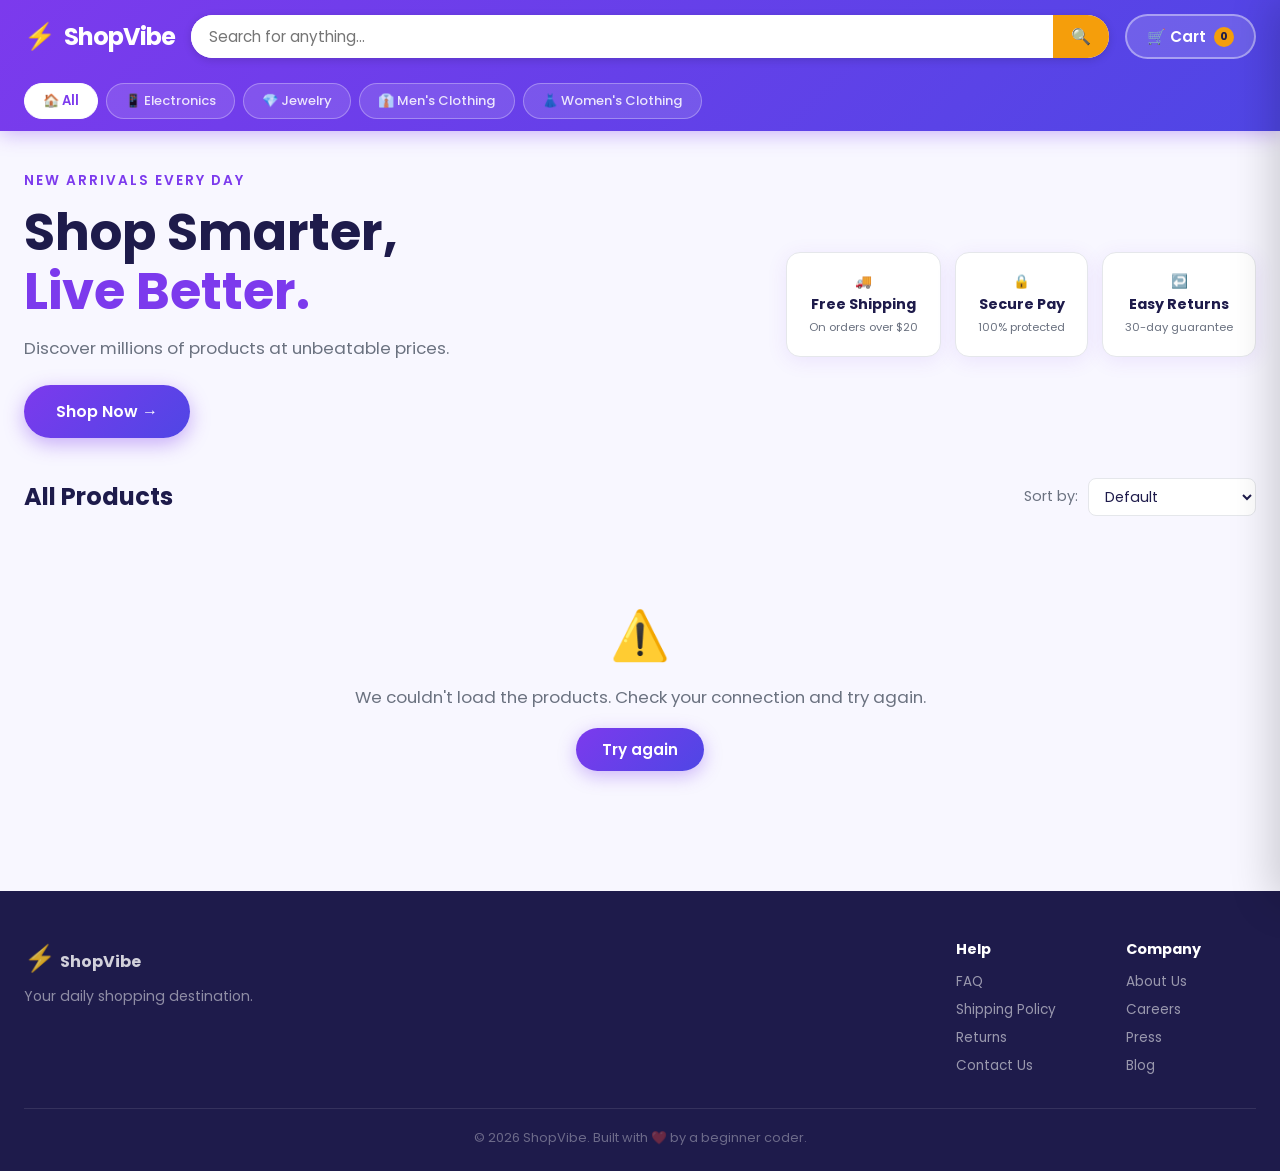
<file: Ecommerce_Catalog/index.html>
<!DOCTYPE html>
<html lang="en">
<head>
  <meta charset="UTF-8" />
  <meta name="viewport" content="width=device-width, initial-scale=1.0" />
  <title>ShopVibe – Find Everything</title>

  <link rel="stylesheet" href="style.css" />
  <link rel="preconnect" href="https://fonts.googleapis.com" />
  <link href="https://fonts.googleapis.com/css2?family=Poppins:wght@300;400;500;600;700&display=swap" rel="stylesheet" />
</head>
<body>

  <nav class="navbar">
    <div class="navbar-content">
      <div class="logo">
        <span class="logo-icon">⚡</span>
        <span class="logo-text">ShopVibe</span>
      </div>

      <div class="search-bar">
        <input type="text" id="searchInput" placeholder="Search for anything…" />
        <button class="search-button" onclick="handleSearch()">🔍</button>
      </div>

      <div class="nav-actions">
        <button class="cart-button" onclick="toggleCart()">
          🛒 Cart
          <span class="cart-badge" id="cartBadge">0</span>
        </button>
      </div>
    </div>

    <div class="category-bar">
      <button class="category-button active" data-category="all" onclick="filterCategory(this)">🏠 All</button>
      <button class="category-button" data-category="electronics" onclick="filterCategory(this)">📱 Electronics</button>
      <button class="category-button" data-category="jewelery" onclick="filterCategory(this)">💎 Jewelry</button>
      <button class="category-button" data-category="men's clothing" onclick="filterCategory(this)">👔 Men's Clothing</button>
      <button class="category-button" data-category="women's clothing" onclick="filterCategory(this)">👗 Women's Clothing</button>
    </div>
  </nav>

  <section class="hero">
    <div class="hero-content">
      <p class="hero-tagline">New arrivals every day</p>
      <h1 class="hero-title">Shop Smarter,<br /><span>Live Better.</span></h1>
      <p class="hero-description">Discover millions of products at unbeatable prices.</p>
      <button class="hero-button" onclick="scrollToProducts()">Shop Now →</button>
    </div>

    <div class="hero-features">
      <div class="hero-feature">🚚<br /><b>Free Shipping</b><br /><small>On orders over $20</small></div>
      <div class="hero-feature">🔒<br /><b>Secure Pay</b><br /><small>100% protected</small></div>
      <div class="hero-feature">↩️<br /><b>Easy Returns</b><br /><small>30-day guarantee</small></div>
    </div>
  </section>

  <section id="products" class="products-section">
    <div class="section-header">
      <h2 id="sectionTitle">All Products</h2>

      <div class="sort-bar">
        <label for="sortSelect">Sort by:</label>
        <select id="sortSelect" onchange="sortProducts()">
          <option value="default">Default</option>
          <option value="price-asc">Price: Low → High</option>
          <option value="price-desc">Price: High → Low</option>
          <option value="rating">Top Rated</option>
        </select>
      </div>
    </div>

    <div id="loadingSpinner" class="loading">
      <div class="spinner"></div>
      <p>Loading products…</p>
    </div>

    <div class="product-grid" id="productGrid"></div>
  </section>

  <div class="cart-overlay" id="cartOverlay" onclick="toggleCart()"></div>

  <aside class="cart-drawer" id="cartDrawer">
    <div class="cart-header">
      <h3>🛒 Your Cart</h3>
      <button class="close-button" onclick="toggleCart()">✕</button>
    </div>

    <div class="cart-items" id="cartItemsList">
      <div class="empty-cart">
        <span>🛍️</span>
        <p>Your cart is empty</p>
      </div>
    </div>

    <div class="cart-footer">
      <div class="cart-totals">
        <div class="total-row"><span>Subtotal</span><span id="subtotalAmount">$0.00</span></div>
        <div class="total-row"><span>Tax (8%)</span><span id="taxAmount">$0.00</span></div>
        <div class="total-row"><span>Shipping</span><span id="shippingAmount">$0.00</span></div>
        <div class="total-row grand-total"><span>Total</span><span id="totalAmount">$0.00</span></div>
      </div>
      <button class="checkout-button" onclick="openCheckout()">Proceed to Checkout →</button>
    </div>
  </aside>

  <div class="modal-overlay" id="checkoutModal">
    <div class="modal">
      <button class="close-button modal-close" onclick="closeCheckout()">✕</button>
      <div class="modal-icon">🎉</div>
      <h2>Order Confirmed!</h2>
      <p>Thank you for your purchase. Your order has been placed successfully.</p>
      <div class="order-summary" id="orderSummary"></div>
      <button class="checkout-button" onclick="continueShopping()">Continue Shopping</button>
    </div>
  </div>

  <footer class="footer">
    <div class="footer-inner">
      <div class="footer-brand">
        <span class="logo-icon">⚡</span> <b>ShopVibe</b>
        <p>Your daily shopping destination.</p>
      </div>

      <div class="footer-links">
        <h4>Help</h4>
        <a href="#">FAQ</a>
        <a href="#">Shipping Policy</a>
        <a href="#">Returns</a>
        <a href="#">Contact Us</a>
      </div>

      <div class="footer-links">
        <h4>Company</h4>
        <a href="#">About Us</a>
        <a href="#">Careers</a>
        <a href="#">Press</a>
        <a href="#">Blog</a>
      </div>
    </div>

    <p class="footer-copyright">© 2026 ShopVibe. Built with ❤️ by a beginner coder.</p>
  </footer>

  <script src="app.js"></script>
</body>
</html>
</file>
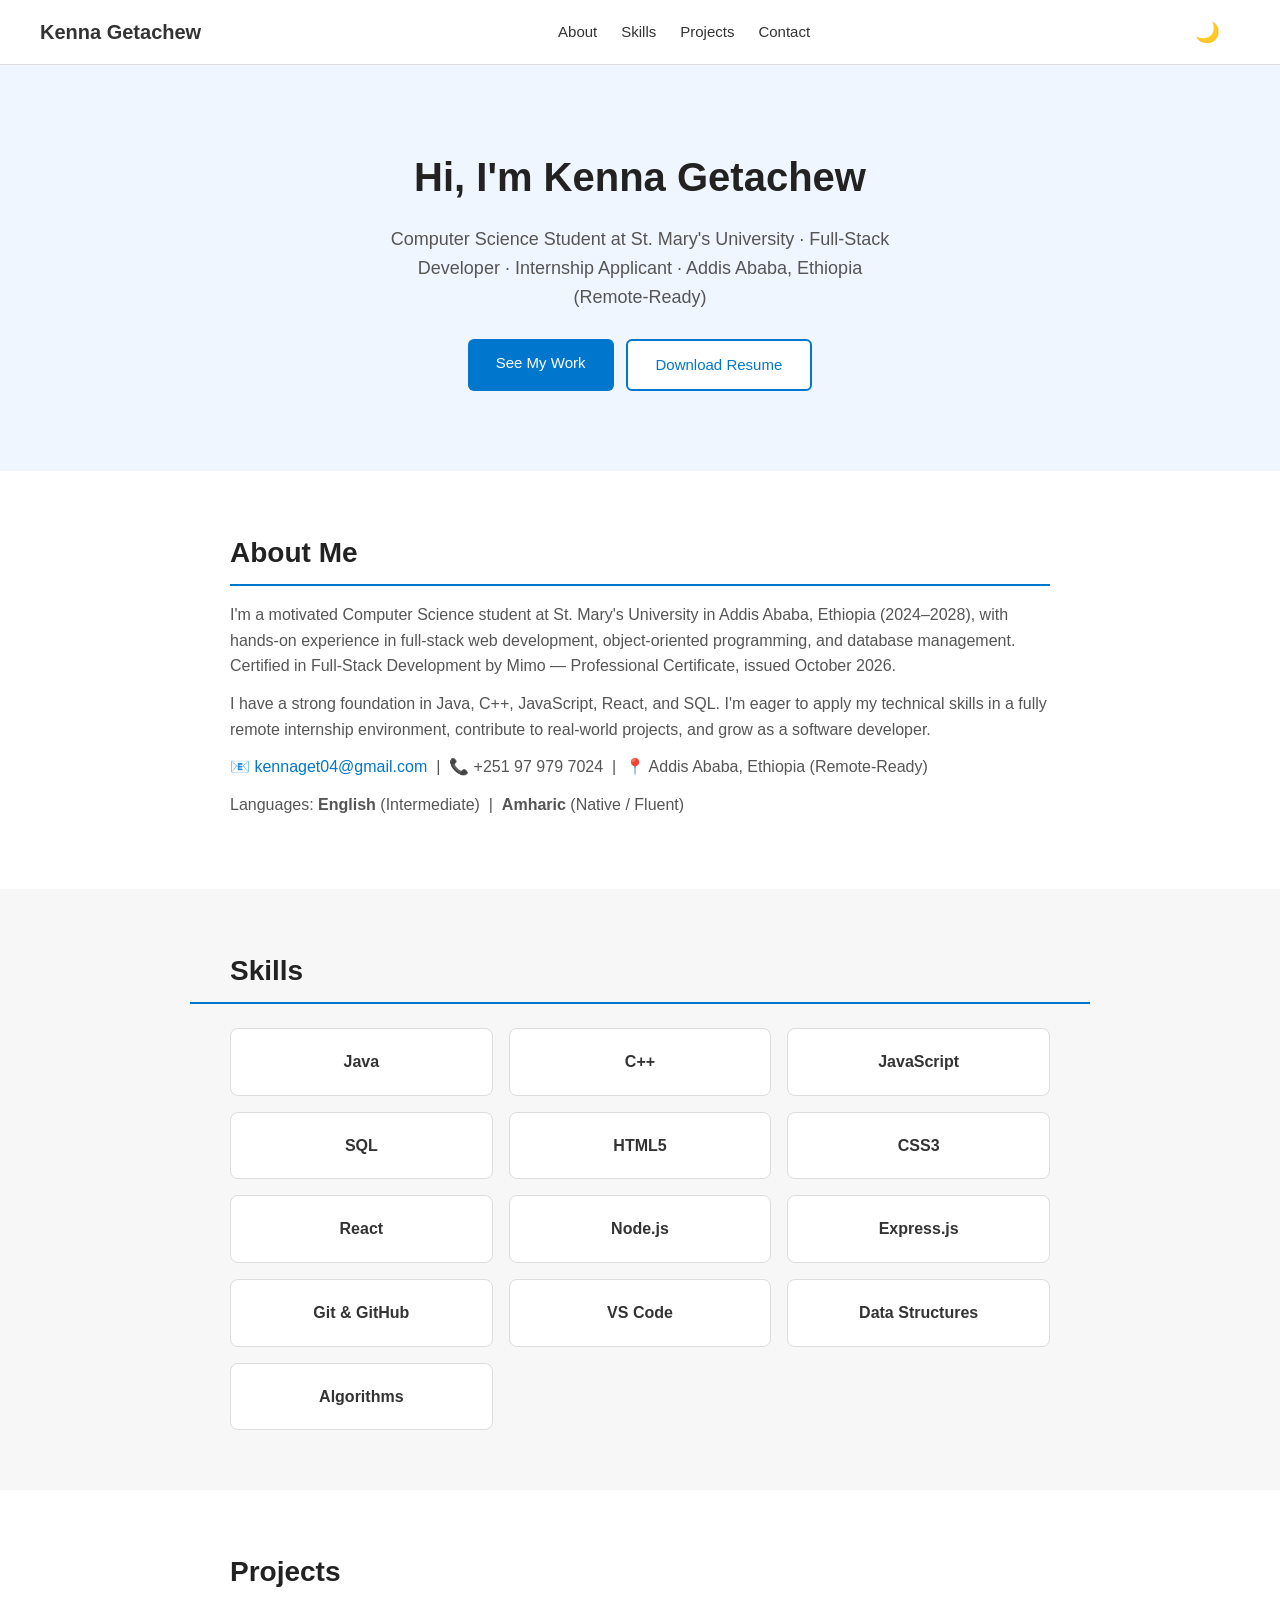
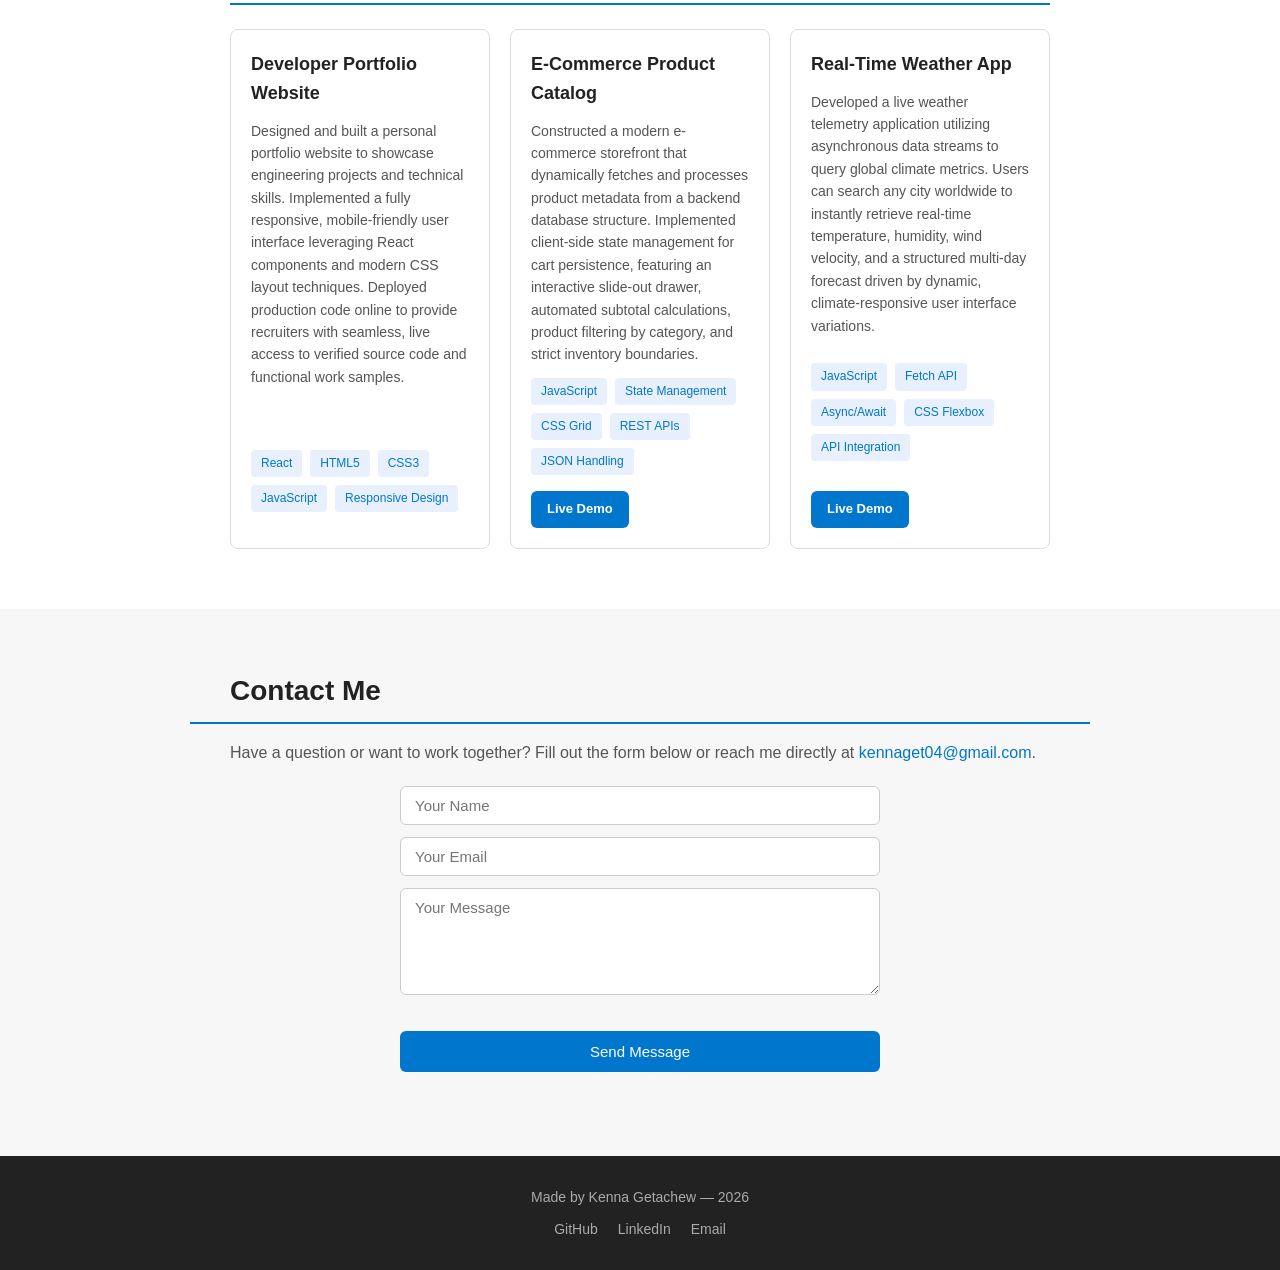
<file: portfolio/index.html>
<!DOCTYPE html>
<html lang="en">
<head>
  <meta charset="UTF-8" />
  <meta name="viewport" content="width=device-width, initial-scale=1.0" />
  <title>Kenna Getachew | Developer Portfolio</title>
  <link rel="stylesheet" href="style.css?v=2" />
</head>
<body>

  <nav class="navbar">
    <div class="nav-logo">Kenna Getachew</div>

    <ul class="nav-links" id="navLinks">
      <li><a href="#about">About</a></li>
      <li><a href="#skills">Skills</a></li>
      <li><a href="#projects">Projects</a></li>
      <li><a href="#contact">Contact</a></li>
    </ul>

    <button class="theme-toggle" id="themeToggle" aria-label="Toggle dark mode">🌙</button>
    <button class="hamburger" id="hamburger" aria-label="Toggle menu">☰</button>
  </nav>

  <section class="hero">
    <h1>Hi, I'm Kenna Getachew</h1>
    <p>Computer Science Student at St. Mary's University · Full-Stack Developer · Internship Applicant · Addis Ababa, Ethiopia (Remote-Ready)</p>
    <div class="hero-buttons">
      <a href="#projects" class="button">See My Work</a>
      <a href="resume.pdf" class="button button-outline" download>Download Resume</a>
    </div>
  </section>

  <section id="about" class="section">
    <h2>About Me</h2>
    <p>
      I'm a motivated Computer Science student at St. Mary's University in Addis Ababa, Ethiopia (2024–2028),
      with hands-on experience in full-stack web development, object-oriented programming, and database management.
      Certified in Full-Stack Development by Mimo — Professional Certificate, issued October 2026.
    </p>
    <p>
      I have a strong foundation in Java, C++, JavaScript, React, and SQL. I'm eager to apply my technical skills
      in a fully remote internship environment, contribute to real-world projects, and grow as a software developer.
    </p>
    <p>
      📧 <a href="mailto:kennaget04@gmail.com">kennaget04@gmail.com</a>
      &nbsp;|&nbsp;
      📞 +251 97 979 7024
      &nbsp;|&nbsp;
      📍 Addis Ababa, Ethiopia (Remote-Ready)
    </p>
    <p>Languages: <strong>English</strong> (Intermediate) &nbsp;|&nbsp; <strong>Amharic</strong> (Native / Fluent)</p>
  </section>

  <section id="skills" class="section section-gray">
    <h2>Skills</h2>
    <div class="skills-grid">
      <div class="skill-card"><p>Java</p></div>
      <div class="skill-card"><p>C++</p></div>
      <div class="skill-card"><p>JavaScript</p></div>
      <div class="skill-card"><p>SQL</p></div>
      <div class="skill-card"><p>HTML5</p></div>
      <div class="skill-card"><p>CSS3</p></div>
      <div class="skill-card"><p>React</p></div>
      <div class="skill-card"><p>Node.js</p></div>
      <div class="skill-card"><p>Express.js</p></div>
      <div class="skill-card"><p>Git &amp; GitHub</p></div>
      <div class="skill-card"><p>VS Code</p></div>
      <div class="skill-card"><p>Data Structures</p></div>
      <div class="skill-card"><p>Algorithms</p></div>
    </div>
  </section>

  <section id="projects" class="section">
    <h2>Projects</h2>
    <div class="projects-grid">

      <div class="project-card">
        <h3>Developer Portfolio Website</h3>
        <p>Designed and built a personal portfolio website to showcase engineering projects and technical skills. Implemented a fully responsive, mobile-friendly user interface leveraging React components and modern CSS layout techniques. Deployed production code online to provide recruiters with seamless, live access to verified source code and functional work samples.</p>
        <div class="project-tags">
          <span>React</span>
          <span>HTML5</span>
          <span>CSS3</span>
          <span>JavaScript</span>
          <span>Responsive Design</span>
        </div>
      </div>

      <div class="project-card">
        <h3>E-Commerce Product Catalog</h3>
        <p>Constructed a modern e-commerce storefront that dynamically fetches and processes product metadata from a backend database structure. Implemented client-side state management for cart persistence, featuring an interactive slide-out drawer, automated subtotal calculations, product filtering by category, and strict inventory boundaries.</p>
        <div class="project-tags">
          <span>JavaScript</span>
          <span>State Management</span>
          <span>CSS Grid</span>
          <span>REST APIs</span>
          <span>JSON Handling</span>
        </div>
        <div class="project-links">
          <a href="https://ecommercecatalog-puce.vercel.app" target="_blank" rel="noopener noreferrer">Live Demo</a>
        </div>
      </div>

      <div class="project-card">
        <h3>Real-Time Weather App</h3>
        <p>Developed a live weather telemetry application utilizing asynchronous data streams to query global climate metrics. Users can search any city worldwide to instantly retrieve real-time temperature, humidity, wind velocity, and a structured multi-day forecast driven by dynamic, climate-responsive user interface variations.</p>
        <div class="project-tags">
          <span>JavaScript</span>
          <span>Fetch API</span>
          <span>Async/Await</span>
          <span>CSS Flexbox</span>
          <span>API Integration</span>
        </div>
        <div class="project-links">
          <a href="https://weather-forecast-eight-umber.vercel.app" target="_blank" rel="noopener noreferrer">Live Demo</a>
        </div>
      </div>

    </div>
  </section>

  <section id="contact" class="section section-gray">
    <h2>Contact Me</h2>
    <p>Have a question or want to work together? Fill out the form below or reach me directly at <a href="mailto:kennaget04@gmail.com">kennaget04@gmail.com</a>.</p>

    <form id="contactForm" class="contact-form">
      <input type="text" id="nameInput" placeholder="Your Name" required />
      <input type="email" id="emailInput" placeholder="Your Email" required />
      <textarea id="messageInput" placeholder="Your Message" rows="5" required></textarea>
      <p id="formError" class="error-message"></p>
      <button type="submit" class="button">Send Message</button>
      <p id="formSuccess" class="success-message"></p>
    </form>
  </section>

  <footer>
    <p>Made by Kenna Getachew — 2026</p>
    <div class="footer-links">
      <a href="https://github.com/kennaget" target="_blank" rel="noopener noreferrer">GitHub</a>
      <a href="https://www.linkedin.com/in/kenna-getachew-03aa902a9" target="_blank" rel="noopener noreferrer">LinkedIn</a>
      <a href="mailto:kennaget04@gmail.com">Email</a>
    </div>
  </footer>

  <script src="main.js?v=2"></script>
</body>
</html>
</file>
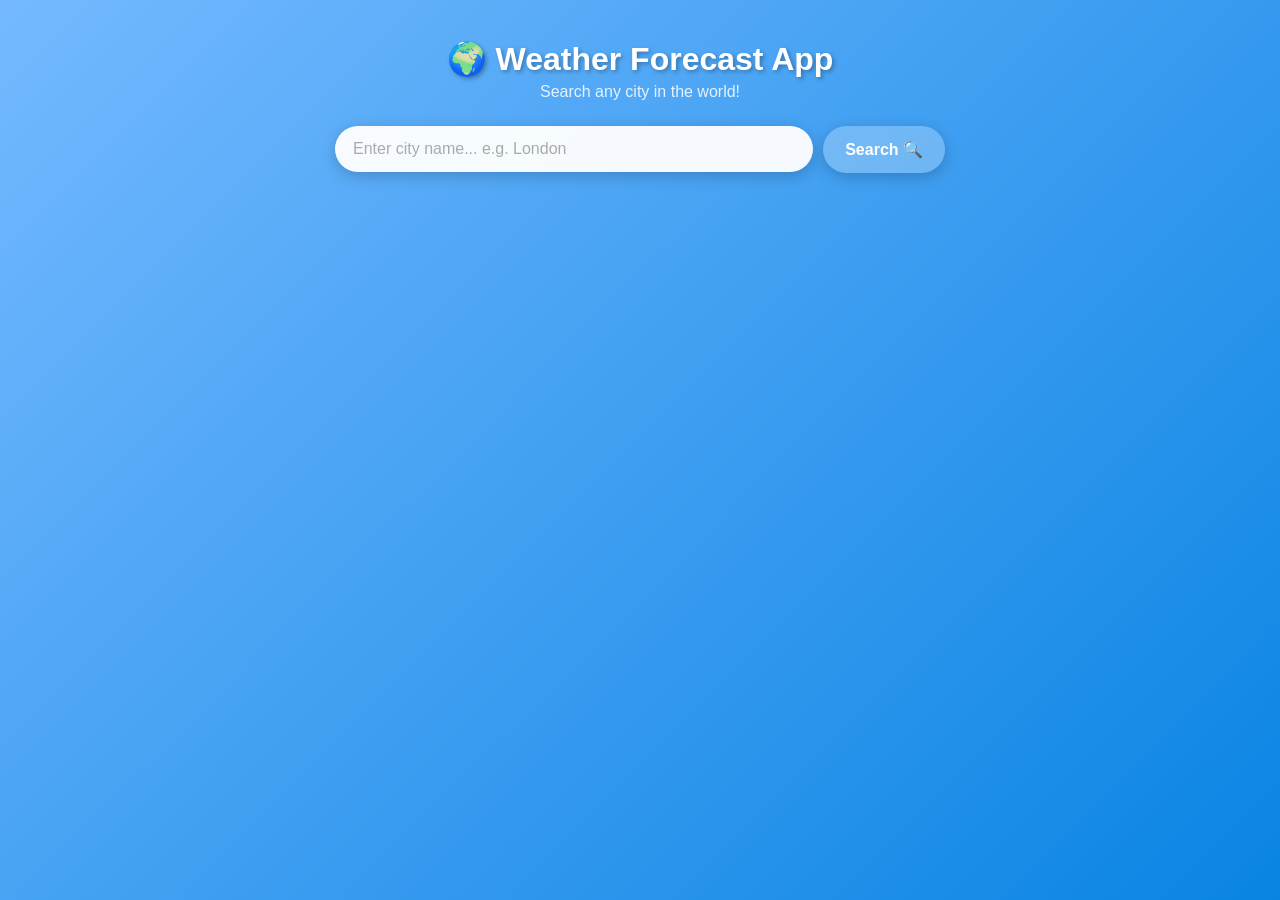
<file: Weather-Forecast/index.html>
<!DOCTYPE html>
<html lang="en">
<head>
    <meta charset="UTF-8">
    <meta name="viewport" content="width=device-width, initial-scale=1.0">
    <title>Weather App 🌤️</title>
    <link rel="stylesheet" href="style.css">
</head>
<body>

    <div class="container">

        <h1 class="app-title">🌍 Weather Forecast App</h1>
        <p class="app-subtitle">Search any city in the world!</p>

        <div class="search-box">
            <div class="search-input-wrapper">
                <input
                    type="text"
                    id="cityInput"
                    class="search-input"
                    placeholder="Enter city name... e.g. London"
                    autocomplete="off"
                />
                <div id="suggestionsBox" class="suggestions-box hidden"></div>
            </div>
            <button class="search-button" onclick="getWeather()">Search 🔍</button>
        </div>

        <div id="loadingSpinner" class="loading hidden">
            <div class="spinner"></div>
            <p>Loading weather data...</p>
        </div>

        <div id="errorMessage" class="error-message hidden">
            <p>❌ City not found! Please check the spelling and try again.</p>
        </div>

        <div id="weatherCard" class="weather-card hidden">

            <div class="city-info">
                <h2 id="cityName">London</h2>
                <p id="countryName">UK</p>
            </div>

            <div class="main-weather">
                <div id="weatherIcon" class="weather-icon">☀️</div>
                <div class="temperature-box">
                    <span id="temperature" class="temperature">25°C</span>
                    <span id="weatherDescription" class="weather-description">Sunny</span>
                </div>
            </div>

            <div class="weather-details">
                <div class="detail-item">
                    <span class="detail-icon">💧</span>
                    <span class="detail-label">Humidity</span>
                    <span id="humidity" class="detail-value">60%</span>
                </div>
                <div class="detail-item">
                    <span class="detail-icon">💨</span>
                    <span class="detail-label">Wind Speed</span>
                    <span id="windSpeed" class="detail-value">12 km/h</span>
                </div>
                <div class="detail-item">
                    <span class="detail-icon">🌡️</span>
                    <span class="detail-label">Pressure</span>
                    <span id="pressure" class="detail-value">1013 hPa</span>
                </div>
                <div class="detail-item">
                    <span class="detail-icon">👁️</span>
                    <span class="detail-label">Feels Like</span>
                    <span id="feelsLike" class="detail-value">23°C</span>
                </div>
            </div>

        </div>

        <div id="forecastSection" class="forecast-section hidden">
            <h3 class="forecast-title">📅 5-Day Forecast</h3>
            <div id="forecastCards" class="forecast-cards"></div>
        </div>

    </div>

    <script src="app.js"></script>

</body>
</html>
</file>
<file: Ecommerce_Catalog/style.css>
*,
*::before,
*::after {
  box-sizing: border-box;
  margin: 0;
  padding: 0;
}

:root {
  --primary: #7c3aed;
  --secondary: #4f46e5;
  --gradient: linear-gradient(135deg, var(--primary), var(--secondary));
  --accent: #f59e0b;
  --danger: #ef4444;
  --success: #10b981;
  --page-background: #f8f7ff;
  --card-background: #ffffff;
  --text: #1e1b4b;
  --muted: #6b7280;
  --border: #e5e7eb;
  --radius: 14px;
  --shadow: 0 4px 20px rgba(124,58,237,.10);
  --transition: .25s ease;
}

html {
  scroll-behavior: smooth;
}

body {
  font-family: 'Poppins', sans-serif;
  background: var(--page-background);
  color: var(--text);
  min-height: 100vh;
}

.navbar {
  background: var(--gradient);
  position: sticky;
  top: 0;
  z-index: 900;
  box-shadow: 0 2px 20px rgba(124,58,237,.4);
}

.navbar-content {
  display: flex;
  align-items: center;
  gap: 16px;
  padding: 14px 24px;
  max-width: 1280px;
  margin: auto;
}

.logo {
  display: flex;
  align-items: center;
  gap: 8px;
  flex-shrink: 0;
  text-decoration: none;
}

.logo-icon {
  font-size: 1.6rem;
}

.logo-text {
  font-size: 1.5rem;
  font-weight: 700;
  color: #fff;
  letter-spacing: -1px;
}

.search-bar {
  flex: 1;
  display: flex;
  background: #fff;
  border-radius: 50px;
  overflow: hidden;
  box-shadow: 0 2px 8px rgba(0,0,0,.15);
}

.search-bar input {
  flex: 1;
  border: none;
  outline: none;
  padding: 10px 18px;
  font-family: inherit;
  font-size: .95rem;
  color: var(--text);
}

.search-button {
  background: var(--accent);
  border: none;
  padding: 10px 18px;
  cursor: pointer;
  font-size: 1rem;
  transition: background var(--transition);
}

.search-button:hover {
  background: #d97706;
}

.nav-actions {
  flex-shrink: 0;
}

.cart-button {
  background: rgba(255,255,255,.15);
  border: 2px solid rgba(255,255,255,.4);
  color: #fff;
  padding: 9px 20px;
  border-radius: 50px;
  font-family: inherit;
  font-size: .95rem;
  font-weight: 600;
  cursor: pointer;
  display: flex;
  align-items: center;
  gap: 8px;
  transition: all var(--transition);
  position: relative;
}

.cart-button:hover {
  background: rgba(255,255,255,.3);
  transform: translateY(-1px);
}

.cart-badge {
  background: var(--accent);
  color: var(--text);
  font-size: .7rem;
  font-weight: 700;
  border-radius: 50%;
  min-width: 20px;
  height: 20px;
  display: flex;
  align-items: center;
  justify-content: center;
  padding: 0 4px;
}

.category-bar {
  display: flex;
  gap: 8px;
  padding: 10px 24px 12px;
  max-width: 1280px;
  margin: auto;
  overflow-x: auto;
  scrollbar-width: none;
}

.category-bar::-webkit-scrollbar {
  display: none;
}

.category-button {
  background: rgba(255,255,255,.12);
  border: 1.5px solid rgba(255,255,255,.3);
  color: rgba(255,255,255,.85);
  padding: 7px 18px;
  border-radius: 50px;
  font-family: inherit;
  font-size: .82rem;
  font-weight: 500;
  cursor: pointer;
  white-space: nowrap;
  transition: all var(--transition);
}

.category-button:hover,
.category-button.active {
  background: #fff;
  color: var(--primary);
  border-color: #fff;
  font-weight: 600;
}

.hero {
  max-width: 1280px;
  margin: 40px auto 0;
  padding: 0 24px 40px;
  display: flex;
  align-items: center;
  gap: 40px;
  flex-wrap: wrap;
}

.hero-content {
  flex: 1;
  min-width: 260px;
}

.hero-tagline {
  color: var(--primary);
  font-size: .85rem;
  font-weight: 600;
  letter-spacing: 2px;
  text-transform: uppercase;
  margin-bottom: 12px;
}

.hero-title {
  font-size: clamp(2rem, 5vw, 3.2rem);
  font-weight: 700;
  line-height: 1.15;
  margin-bottom: 14px;
  color: var(--text);
}

.hero-title span {
  color: var(--primary);
}

.hero-description {
  color: var(--muted);
  margin-bottom: 24px;
  font-size: 1.05rem;
}

.hero-button {
  background: var(--gradient);
  color: #fff;
  border: none;
  padding: 14px 32px;
  border-radius: 50px;
  font-family: inherit;
  font-size: 1rem;
  font-weight: 600;
  cursor: pointer;
  box-shadow: 0 6px 20px rgba(124,58,237,.4);
  transition: all var(--transition);
}

.hero-button:hover {
  transform: translateY(-2px);
  box-shadow: 0 10px 28px rgba(124,58,237,.5);
}

.hero-features {
  display: flex;
  gap: 14px;
  flex-wrap: wrap;
}

.hero-feature {
  background: var(--card-background);
  border: 1px solid var(--border);
  border-radius: var(--radius);
  padding: 18px 22px;
  text-align: center;
  font-size: .85rem;
  line-height: 1.6;
  box-shadow: var(--shadow);
  min-width: 110px;
}

.hero-feature b {
  color: var(--text);
  font-size: .9rem;
}

.hero-feature small {
  color: var(--muted);
}

.products-section {
  max-width: 1280px;
  margin: 0 auto 60px;
  padding: 0 24px;
}

.section-header {
  display: flex;
  align-items: center;
  justify-content: space-between;
  margin-bottom: 24px;
  flex-wrap: wrap;
  gap: 12px;
}

.section-header h2 {
  font-size: 1.5rem;
  font-weight: 700;
  color: var(--text);
}

.sort-bar {
  display: flex;
  align-items: center;
  gap: 10px;
  font-size: .9rem;
  color: var(--muted);
}

.sort-bar select {
  border: 1.5px solid var(--border);
  border-radius: 8px;
  padding: 7px 12px;
  font-family: inherit;
  font-size: .88rem;
  outline: none;
  cursor: pointer;
  color: var(--text);
  background: #fff;
}

.loading {
  text-align: center;
  padding: 60px 20px;
  color: var(--muted);
}

.spinner {
  width: 48px;
  height: 48px;
  border: 4px solid var(--border);
  border-top-color: var(--primary);
  border-radius: 50%;
  margin: 0 auto 16px;
  animation: spin .8s linear infinite;
}

@keyframes spin {
  to {
    transform: rotate(360deg);
  }
}

.product-grid {
  display: grid;
  grid-template-columns: repeat(auto-fill, minmax(220px, 1fr));
  gap: 20px;
}

.product-card {
  background: var(--card-background);
  border: 1px solid var(--border);
  border-radius: var(--radius);
  overflow: hidden;
  display: flex;
  flex-direction: column;
  box-shadow: var(--shadow);
  transition: transform var(--transition), box-shadow var(--transition);
  cursor: pointer;
  position: relative;
}

.product-card:hover {
  transform: translateY(-5px);
  box-shadow: 0 12px 36px rgba(124,58,237,.18);
}

.product-badge {
  position: absolute;
  top: 10px;
  left: 10px;
  background: var(--danger);
  color: #fff;
  font-size: .7rem;
  font-weight: 700;
  padding: 3px 9px;
  border-radius: 50px;
  text-transform: uppercase;
  letter-spacing: .5px;
  z-index: 2;
}

.product-badge.top-rated {
  background: var(--accent);
  color: var(--text);
}

.product-image {
  background: #f9f9ff;
  height: 200px;
  display: flex;
  align-items: center;
  justify-content: center;
  padding: 20px;
}

.product-image img {
  max-height: 100%;
  max-width: 100%;
  object-fit: contain;
  transition: transform var(--transition);
}

.product-card:hover .product-image img {
  transform: scale(1.06);
}

.product-info {
  padding: 14px 16px 16px;
  display: flex;
  flex-direction: column;
  gap: 6px;
  flex: 1;
}

.product-category {
  font-size: .72rem;
  font-weight: 600;
  color: var(--primary);
  text-transform: uppercase;
  letter-spacing: .8px;
}

.product-title {
  font-size: .88rem;
  font-weight: 500;
  color: var(--text);
  line-height: 1.4;
  display: -webkit-box;
  -webkit-box-orient: vertical;
  -webkit-line-clamp: 2;
  line-clamp: 2;
  overflow: hidden;
}

.product-rating {
  display: flex;
  align-items: center;
  gap: 4px;
  font-size: .8rem;
}

.rating-stars {
  color: var(--accent);
  letter-spacing: -1px;
}

.rating-count {
  color: var(--muted);
  font-size: .75rem;
}

.product-footer {
  display: flex;
  align-items: center;
  justify-content: space-between;
  margin-top: auto;
  padding-top: 10px;
  border-top: 1px solid var(--border);
}

.product-price {
  font-size: 1.15rem;
  font-weight: 700;
  color: var(--primary);
}

.add-to-cart-button {
  background: var(--gradient);
  border: none;
  color: #fff;
  width: 36px;
  height: 36px;
  border-radius: 50%;
  font-size: 1.2rem;
  cursor: pointer;
  display: flex;
  align-items: center;
  justify-content: center;
  transition: all var(--transition);
  box-shadow: 0 3px 10px rgba(124,58,237,.35);
}

.add-to-cart-button:hover {
  transform: scale(1.12);
  box-shadow: 0 5px 16px rgba(124,58,237,.5);
}

.cart-overlay {
  display: none;
  position: fixed;
  inset: 0;
  background: rgba(0,0,0,.45);
  z-index: 1000;
  backdrop-filter: blur(2px);
}

.cart-overlay.open {
  display: block;
}

.cart-drawer {
  position: fixed;
  top: 0;
  right: 0;
  bottom: 0;
  width: min(400px, 96vw);
  background: #fff;
  z-index: 1100;
  display: flex;
  flex-direction: column;
  transform: translateX(100%);
  transition: transform .35s cubic-bezier(.4,0,.2,1);
  box-shadow: -8px 0 40px rgba(0,0,0,.18);
}

.cart-drawer.open {
  transform: translateX(0);
}

.cart-header {
  display: flex;
  align-items: center;
  justify-content: space-between;
  padding: 18px 20px;
  border-bottom: 1px solid var(--border);
  background: var(--gradient);
  color: #fff;
}

.cart-header h3 {
  font-size: 1.1rem;
  font-weight: 700;
}

.close-button {
  background: rgba(255,255,255,.2);
  border: none;
  color: #fff;
  width: 34px;
  height: 34px;
  border-radius: 50%;
  font-size: 1rem;
  cursor: pointer;
  transition: background var(--transition);
  display: flex;
  align-items: center;
  justify-content: center;
}

.close-button:hover {
  background: rgba(255,255,255,.35);
}

.cart-items {
  flex: 1;
  overflow-y: auto;
  padding: 16px;
  display: flex;
  flex-direction: column;
  gap: 12px;
}

.empty-cart {
  text-align: center;
  padding: 60px 20px;
  color: var(--muted);
}

.empty-cart span {
  font-size: 3rem;
  display: block;
  margin-bottom: 12px;
}

.empty-cart p {
  font-size: 1rem;
}

.cart-item {
  display: flex;
  gap: 12px;
  background: var(--page-background);
  border-radius: 10px;
  padding: 12px;
  align-items: center;
  border: 1px solid var(--border);
}

.cart-item-image {
  width: 62px;
  height: 62px;
  object-fit: contain;
  background: #fff;
  border-radius: 8px;
  padding: 4px;
  flex-shrink: 0;
}

.cart-item-info {
  flex: 1;
  min-width: 0;
}

.cart-item-title {
  font-size: .82rem;
  font-weight: 500;
  color: var(--text);
  display: -webkit-box;
  -webkit-box-orient: vertical;
  -webkit-line-clamp: 2;
  line-clamp: 2;
  overflow: hidden;
  margin-bottom: 6px;
}

.cart-item-price {
  font-size: .9rem;
  font-weight: 700;
  color: var(--primary);
}

.quantity-controls {
  display: flex;
  align-items: center;
  gap: 6px;
  margin-top: 6px;
}

.quantity-button {
  width: 26px;
  height: 26px;
  border: 1.5px solid var(--border);
  background: #fff;
  border-radius: 6px;
  font-size: 1rem;
  cursor: pointer;
  display: flex;
  align-items: center;
  justify-content: center;
  transition: all var(--transition);
  color: var(--text);
}

.quantity-button:hover {
  background: var(--primary);
  color: #fff;
  border-color: var(--primary);
}

.quantity-number {
  font-size: .88rem;
  font-weight: 600;
  min-width: 20px;
  text-align: center;
}

.remove-button {
  background: none;
  border: none;
  color: var(--danger);
  cursor: pointer;
  font-size: 1.1rem;
  padding: 4px;
  border-radius: 6px;
  transition: background var(--transition);
}

.remove-button:hover {
  background: #fee2e2;
}

.cart-footer {
  border-top: 1px solid var(--border);
  padding: 16px 20px;
  display: flex;
  flex-direction: column;
  gap: 14px;
}

.cart-totals {
  display: flex;
  flex-direction: column;
  gap: 8px;
}

.total-row {
  display: flex;
  justify-content: space-between;
  font-size: .9rem;
  color: var(--muted);
}

.total-row.grand-total {
  font-size: 1.1rem;
  font-weight: 700;
  color: var(--text);
  border-top: 2px solid var(--border);
  padding-top: 8px;
  margin-top: 4px;
}

.free-shipping {
  color: var(--success);
  font-weight: 600;
}

.checkout-button {
  background: var(--gradient);
  color: #fff;
  border: none;
  padding: 14px;
  border-radius: 50px;
  font-family: inherit;
  font-size: 1rem;
  font-weight: 600;
  cursor: pointer;
  width: 100%;
  box-shadow: 0 5px 18px rgba(124,58,237,.4);
  transition: all var(--transition);
}

.checkout-button:hover {
  transform: translateY(-1px);
  box-shadow: 0 8px 24px rgba(124,58,237,.5);
}

.modal-overlay {
  display: none;
  position: fixed;
  inset: 0;
  background: rgba(0,0,0,.5);
  z-index: 2000;
  align-items: center;
  justify-content: center;
  backdrop-filter: blur(3px);
}

.modal-overlay.open {
  display: flex;
}

.modal {
  background: #fff;
  border-radius: 20px;
  padding: 40px 36px;
  max-width: 440px;
  width: 94%;
  text-align: center;
  position: relative;
  animation: popIn .4s cubic-bezier(.4,0,.2,1);
  box-shadow: 0 20px 60px rgba(0,0,0,.2);
}

@keyframes popIn {
  from {
    transform: scale(.8);
    opacity: 0;
  }

  to {
    transform: scale(1);
    opacity: 1;
  }
}

.modal-icon {
  font-size: 3.5rem;
  margin-bottom: 12px;
}

.modal h2 {
  font-size: 1.6rem;
  margin-bottom: 10px;
  color: var(--text);
}

.modal p {
  color: var(--muted);
  margin-bottom: 20px;
}

.modal-close {
  position: absolute;
  top: 14px;
  right: 14px;
  background: var(--border);
  color: var(--text);
}

.modal-close:hover {
  background: var(--primary);
  color: #fff;
}

.order-summary {
  background: var(--page-background);
  border-radius: 10px;
  padding: 16px;
  text-align: left;
  margin-bottom: 20px;
  font-size: .88rem;
  color: var(--muted);
  max-height: 160px;
  overflow-y: auto;
  display: flex;
  flex-direction: column;
  gap: 6px;
}

.order-item-line {
  display: flex;
  justify-content: space-between;
  color: var(--text);
}

.order-total {
  margin-top: 8px;
  padding-top: 8px;
  border-top: 1px solid var(--border);
  font-weight: 700;
}

.footer {
  background: var(--text);
  color: rgba(255,255,255,.8);
  padding: 48px 24px 24px;
}

.footer-inner {
  max-width: 1280px;
  margin: auto;
  display: flex;
  gap: 40px;
  flex-wrap: wrap;
  margin-bottom: 32px;
}

.footer-brand {
  flex: 1;
  min-width: 200px;
}

.footer-brand p {
  margin-top: 8px;
  font-size: .88rem;
  color: rgba(255,255,255,.5);
}

.footer-links {
  display: flex;
  flex-direction: column;
  gap: 8px;
  min-width: 130px;
}

.footer-links h4 {
  color: #fff;
  font-size: .9rem;
  margin-bottom: 4px;
}

.footer-links a {
  color: rgba(255,255,255,.55);
  text-decoration: none;
  font-size: .85rem;
  transition: color var(--transition);
}

.footer-links a:hover {
  color: var(--accent);
}

.footer-copyright {
  text-align: center;
  font-size: .8rem;
  color: rgba(255,255,255,.35);
  border-top: 1px solid rgba(255,255,255,.1);
  padding-top: 20px;
  max-width: 1280px;
  margin: auto;
}

.state-message {
  grid-column: 1 / -1;
  text-align: center;
  padding: 60px 20px;
  color: var(--muted);
}

.state-message .state-icon {
  font-size: 3rem;
  display: block;
}

.state-message p {
  margin-top: 12px;
  font-size: 1.05rem;
}

.retry-button {
  margin-top: 18px;
  background: var(--gradient);
  color: #fff;
  border: none;
  padding: 10px 26px;
  border-radius: 50px;
  font-family: inherit;
  font-size: .95rem;
  font-weight: 600;
  cursor: pointer;
  box-shadow: 0 5px 18px rgba(124,58,237,.35);
  transition: all var(--transition);
}

.retry-button:hover {
  transform: translateY(-1px);
}

@media (max-width: 600px) {
  .navbar-content {
    flex-wrap: wrap;
  }

  .search-bar {
    order: 3;
    flex-basis: 100%;
  }

  .hero {
    flex-direction: column;
    text-align: center;
  }

  .hero-features {
    justify-content: center;
  }

  .product-grid {
    grid-template-columns: repeat(auto-fill, minmax(160px, 1fr));
    gap: 14px;
  }
}
</file>
<file: portfolio/style.css>
:root {
  --link-color: #0077cc;
  --page-background: #fff;
  --text: #333;
  --heading: #222;
  --muted-text: #555;
  --accent: #0077cc;
  --surface: #fff;
  --divider: #ddd;
  --hero-background: #f0f6ff;
  --gray-section-background: #f7f7f7;
  --card-background: #fff;
  --card-border: #ddd;
  --tag-background: #e8f0fe;
  --demo-link-text: #fff;
  --demo-link-hover-background: #005fa3;
  --toggle-hover-background: #e8f0fe;
  --outline-background: #fff;
  --outline-hover-background: #e8f0fe;
  --input-border: #ccc;
  --footer-background: #222;
  --footer-text: #aaa;
}

body.dark-mode {
  --page-background: #121212;
  --text: #e0e0e0;
  --heading: #f0f0f0;
  --muted-text: #b0b0b0;
  --accent: #4da3ff;
  --surface: #1e1e1e;
  --divider: #333;
  --hero-background: #1a1a2e;
  --gray-section-background: #1a1a1a;
  --card-background: #2a2a2a;
  --card-border: #444;
  --tag-background: #2a3a5a;
  --demo-link-text: #121212;
  --demo-link-hover-background: #3388dd;
  --toggle-hover-background: #2a2a2a;
  --outline-background: transparent;
  --outline-hover-background: #1a2a4a;
  --input-border: #444;
  --footer-background: #0a0a0a;
  --footer-text: #888;
}

* {
  margin: 0;
  padding: 0;
  box-sizing: border-box;
}

body,
.navbar,
.nav-logo,
.nav-links,
.nav-links a,
.theme-toggle,
.hamburger,
.hero,
.hero h1,
.hero p,
.button-outline,
.section h2,
.section p,
.section-gray,
.skill-card,
.skill-card p,
.project-card,
.project-card h3,
.project-card p,
.project-tags span,
.project-links a,
.contact-form input,
.contact-form textarea,
footer,
.footer-links a {
  transition: background-color 0.3s, color 0.3s, border-color 0.3s;
}

body {
  font-family: Arial, sans-serif;
  color: var(--text);
  background-color: var(--page-background);
  line-height: 1.6;
}

a {
  color: var(--link-color);
  text-decoration: none;
}

a:hover {
  text-decoration: underline;
}

.navbar {
  display: flex;
  align-items: center;
  justify-content: space-between;
  padding: 16px 40px;
  background-color: var(--surface);
  border-bottom: 1px solid var(--divider);
  position: sticky;
  top: 0;
  z-index: 100;
}

.nav-logo {
  font-size: 20px;
  font-weight: bold;
  color: var(--text);
}

.nav-links {
  list-style: none;
  display: flex;
  gap: 24px;
}

.nav-links a {
  color: var(--text);
  font-size: 15px;
}

.nav-links a:hover {
  color: var(--accent);
  text-decoration: none;
}

.theme-toggle {
  background: none;
  border: none;
  font-size: 20px;
  cursor: pointer;
  margin-left: 20px;
  margin-right: 12px;
  padding: 4px 8px;
  border-radius: 6px;
}

.theme-toggle:hover {
  background-color: var(--toggle-hover-background);
}

.hamburger {
  display: none;
  font-size: 24px;
  background: none;
  border: none;
  cursor: pointer;
  color: var(--text);
}

.hero {
  text-align: center;
  padding: 80px 20px;
  background-color: var(--hero-background);
}

.hero h1 {
  font-size: 40px;
  margin-bottom: 16px;
  color: var(--heading);
}

.hero p {
  font-size: 18px;
  color: var(--muted-text);
  margin-bottom: 28px;
  max-width: 500px;
  margin-left: auto;
  margin-right: auto;
}

.hero-buttons {
  display: flex;
  gap: 12px;
  justify-content: center;
  flex-wrap: wrap;
}

.button {
  display: inline-block;
  padding: 12px 28px;
  background-color: var(--link-color);
  color: #fff;
  border-radius: 6px;
  font-size: 15px;
  border: none;
  cursor: pointer;
}

.button:hover {
  background-color: #005fa3;
  text-decoration: none;
}

.button-outline {
  background-color: var(--outline-background);
  color: var(--accent);
  border: 2px solid var(--accent);
}

.button-outline:hover {
  background-color: var(--outline-hover-background);
}

.section {
  max-width: 900px;
  margin: 0 auto;
  padding: 60px 40px;
}

.section h2 {
  font-size: 28px;
  margin-bottom: 16px;
  color: var(--heading);
  border-bottom: 2px solid var(--accent);
  padding-bottom: 8px;
}

.section p {
  color: var(--muted-text);
  margin-bottom: 12px;
}

.section-gray {
  max-width: 100%;
  padding: 60px 0;
  background-color: var(--gray-section-background);
}

.section-gray h2,
.section-gray p,
.section-gray .skills-grid {
  max-width: 900px;
  margin-left: auto;
  margin-right: auto;
  padding-left: 40px;
  padding-right: 40px;
}

.skills-grid {
  display: grid;
  grid-template-columns: repeat(3, 1fr);
  gap: 16px;
  margin-top: 24px;
}

.skill-card {
  background-color: var(--card-background);
  border: 1px solid var(--card-border);
  border-radius: 8px;
  padding: 20px;
  text-align: center;
}

.skill-card:hover {
  border-color: var(--accent);
}

.skill-card p {
  font-weight: bold;
  color: var(--text);
  margin: 0;
}

.projects-grid {
  display: grid;
  grid-template-columns: repeat(auto-fill, minmax(260px, 1fr));
  gap: 20px;
  margin-top: 24px;
}

.project-card {
  border: 1px solid var(--card-border);
  border-radius: 8px;
  padding: 20px;
  background-color: var(--card-background);
  display: flex;
  flex-direction: column;
}

.project-card:hover {
  border-color: var(--accent);
}

.project-card h3 {
  font-size: 18px;
  margin-bottom: 12px;
  color: var(--heading);
}

.project-card p {
  font-size: 14px;
  color: var(--muted-text);
  margin-bottom: 12px;
}

.project-tags {
  display: flex;
  gap: 8px;
  flex-wrap: wrap;
  margin-top: auto;
  margin-bottom: 16px;
}

.project-tags span {
  background-color: var(--tag-background);
  color: var(--accent);
  font-size: 12px;
  padding: 4px 10px;
  border-radius: 4px;
}

.project-links {
  display: flex;
  gap: 16px;
  font-size: 14px;
  font-weight: bold;
  margin-top: auto;
}

.project-links a {
  display: inline-block;
  padding: 8px 16px;
  background-color: var(--accent);
  color: var(--demo-link-text);
  border-radius: 6px;
  text-decoration: none;
  font-size: 13px;
}

.project-links a:hover {
  background-color: var(--demo-link-hover-background);
  text-decoration: none;
}

.contact-form {
  display: flex;
  flex-direction: column;
  gap: 12px;
  max-width: 560px;
  margin: 20px auto 0;
  padding-left: 40px;
  padding-right: 40px;
}

.contact-form input,
.contact-form textarea {
  padding: 10px 14px;
  border: 1px solid var(--input-border);
  border-radius: 6px;
  font-size: 15px;
  font-family: Arial, sans-serif;
  outline: none;
  background-color: var(--card-background);
  color: var(--text);
}

.contact-form input:focus,
.contact-form textarea:focus {
  border-color: var(--accent);
}

.error-message {
  color: red;
  font-size: 14px;
}

.success-message {
  color: green;
  font-size: 14px;
}

footer {
  text-align: center;
  padding: 30px 20px;
  background-color: var(--footer-background);
  color: var(--footer-text);
  font-size: 14px;
}

.footer-links {
  display: flex;
  justify-content: center;
  gap: 20px;
  margin-top: 10px;
}

.footer-links a {
  color: var(--footer-text);
  font-size: 14px;
}

.footer-links a:hover {
  color: #fff;
  text-decoration: none;
}

@media (max-width: 600px) {
  .nav-links {
    display: none;
    flex-direction: column;
    gap: 12px;
    position: absolute;
    top: 57px;
    left: 0;
    width: 100%;
    background-color: var(--surface);
    padding: 20px 40px;
    border-bottom: 1px solid var(--divider);
  }

  .nav-links.open {
    display: flex;
  }

  .hamburger {
    display: block;
  }

  .skills-grid {
    grid-template-columns: repeat(2, 1fr);
  }
}
</file>
<file: Weather-Forecast/style.css>
:root {
    --glass-background: rgba(255, 255, 255, 0.18);
    --glass-border: 1px solid rgba(255, 255, 255, 0.3);
    --glass-shadow: 0 8px 32px rgba(0, 0, 0, 0.2);
    --soft-shadow: 0 4px 15px rgba(0, 0, 0, 0.2);
    --tile-background: rgba(255, 255, 255, 0.15);
}

* {
    margin: 0;
    padding: 0;
    box-sizing: border-box;
}

body {
    font-family: 'Segoe UI', Arial, sans-serif;
    min-height: 100vh;
    background: linear-gradient(135deg, #74b9ff, #0984e3);
    transition: background 0.8s ease;
    padding: 20px;
}

body.sunny-background {
    background: linear-gradient(135deg, #fdcb6e, #e17055, #f39c12);
}

body.rainy-background {
    background: linear-gradient(135deg, #636e72, #2d3436, #74b9ff);
}

body.night-background {
    background: linear-gradient(135deg, #2c3e50, #3d5a80, #1a1a2e);
}

body.snowy-background {
    background: linear-gradient(135deg, #dfe6e9, #b2bec3, #74b9ff);
}

.container {
    max-width: 650px;
    margin: 0 auto;
    padding: 20px;
}

.app-title {
    text-align: center;
    color: white;
    font-size: 2rem;
    margin-bottom: 5px;
    text-shadow: 2px 2px 4px rgba(0, 0, 0, 0.3);
}

.app-subtitle {
    text-align: center;
    color: rgba(255, 255, 255, 0.85);
    font-size: 1rem;
    margin-bottom: 25px;
}

.search-box {
    display: flex;
    gap: 10px;
    margin-bottom: 25px;
}

/* Added wrapper to position the suggestions dropdown */
.search-input-wrapper {
    flex: 1;
    position: relative;
}

.search-input {
    width: 100%;
    padding: 14px 18px;
    border: none;
    border-radius: 50px;
    font-size: 1rem;
    outline: none;
    box-shadow: var(--soft-shadow);
    background: rgba(255, 255, 255, 0.95);
    color: #333;
}

.search-input::placeholder {
    color: #aaa;
}

/* Styles for the autocomplete suggestions */
.suggestions-box {
    position: absolute;
    top: 100%;
    left: 0;
    right: 0;
    margin-top: 8px;
    background: #ffffff;
    border-radius: 12px;
    box-shadow: 0 10px 25px rgba(0, 0, 0, 0.2);
    z-index: 1000;
    max-height: 250px;
    overflow-y: auto;
}

.suggestion-item {
    padding: 12px 18px;
    cursor: pointer;
    color: #333;
    font-size: 1rem;
    border-bottom: 1px solid #f1f1f1;
    transition: background 0.2s;
    display: flex;
    justify-content: space-between;
}

.suggestion-item:last-child {
    border-bottom: none;
}

.suggestion-item:hover {
    background: #f0f6ff;
}

.suggestion-country {
    color: #888;
    font-size: 0.85rem;
}

.search-button {
    padding: 14px 22px;
    border: none;
    border-radius: 50px;
    background: rgba(255, 255, 255, 0.25);
    color: white;
    font-size: 1rem;
    font-weight: bold;
    cursor: pointer;
    box-shadow: var(--soft-shadow);
    transition: background 0.3s;
    backdrop-filter: blur(5px);
    white-space: nowrap;
}

.search-button:hover {
    background: rgba(255, 255, 255, 0.4);
}

.loading {
    text-align: center;
    color: white;
    margin: 20px 0;
}

.spinner {
    width: 50px;
    height: 50px;
    border: 5px solid rgba(255, 255, 255, 0.3);
    border-top: 5px solid white;
    border-radius: 50%;
    animation: spin 1s linear infinite;
    margin: 0 auto 10px;
}

@keyframes spin {
    from {
        transform: rotate(0deg);
    }

    to {
        transform: rotate(360deg);
    }
}

.error-message {
    background: rgba(214, 48, 49, 0.85);
    color: white;
    padding: 15px 20px;
    border-radius: 12px;
    text-align: center;
    margin-bottom: 20px;
    font-size: 1rem;
    box-shadow: var(--soft-shadow);
}

.weather-card,
.forecast-section {
    background: var(--glass-background);
    backdrop-filter: blur(10px);
    border: var(--glass-border);
    border-radius: 20px;
    color: white;
    box-shadow: var(--glass-shadow);
}

.weather-card {
    padding: 30px;
    margin-bottom: 20px;
    text-align: center;
}

.city-info h2 {
    font-size: 2rem;
    font-weight: bold;
    margin-bottom: 5px;
}

.city-info p {
    font-size: 1rem;
    opacity: 0.85;
    margin-bottom: 20px;
}

.main-weather {
    display: flex;
    justify-content: center;
    align-items: center;
    gap: 20px;
    margin-bottom: 25px;
}

.weather-icon {
    font-size: 5rem;
    filter: drop-shadow(2px 2px 4px rgba(0, 0, 0, 0.3));
}

.temperature-box {
    display: flex;
    flex-direction: column;
    align-items: flex-start;
}

.temperature {
    font-size: 3.5rem;
    font-weight: bold;
    line-height: 1;
}

.weather-description {
    font-size: 1.2rem;
    opacity: 0.9;
    text-transform: capitalize;
    margin-top: 5px;
}

.weather-details {
    display: flex;
    flex-wrap: wrap;
    gap: 12px;
    justify-content: center;
}

.detail-item {
    background: var(--tile-background);
    border-radius: 12px;
    padding: 14px 18px;
    display: flex;
    flex-direction: column;
    align-items: center;
    gap: 4px;
    min-width: 120px;
    flex: 1;
    max-width: 140px;
}

.detail-icon {
    font-size: 1.5rem;
}

.detail-label {
    font-size: 0.75rem;
    opacity: 0.8;
    text-transform: uppercase;
    letter-spacing: 0.5px;
}

.detail-value {
    font-size: 1.1rem;
    font-weight: bold;
}

.forecast-section {
    padding: 25px;
}

.forecast-title {
    font-size: 1.2rem;
    margin-bottom: 15px;
    text-align: center;
    font-weight: bold;
}

.forecast-cards {
    display: flex;
    gap: 10px;
    justify-content: space-between;
    flex-wrap: wrap;
}

.forecast-card {
    background: var(--tile-background);
    border-radius: 12px;
    padding: 14px 10px;
    text-align: center;
    flex: 1;
    min-width: 80px;
    display: flex;
    flex-direction: column;
    align-items: center;
    gap: 6px;
}

.forecast-day {
    font-size: 0.8rem;
    font-weight: bold;
    opacity: 0.85;
    text-transform: uppercase;
}

.forecast-icon {
    font-size: 1.8rem;
}

.forecast-high {
    font-size: 1rem;
    font-weight: bold;
}

.forecast-low {
    font-size: 0.8rem;
    opacity: 0.75;
}

.hidden {
    display: none !important;
}

@media (max-width: 480px) {
    .app-title {
        font-size: 1.5rem;
    }

    .search-box {
        flex-direction: column;
    }

    .main-weather {
        flex-direction: column;
    }

    .temperature {
        font-size: 2.8rem;
    }

    .weather-icon {
        font-size: 4rem;
    }

    .weather-details {
        gap: 8px;
    }

    .forecast-cards {
        gap: 6px;
    }

    .forecast-card {
        padding: 10px 6px;
        min-width: 55px;
    }
}
</file>
